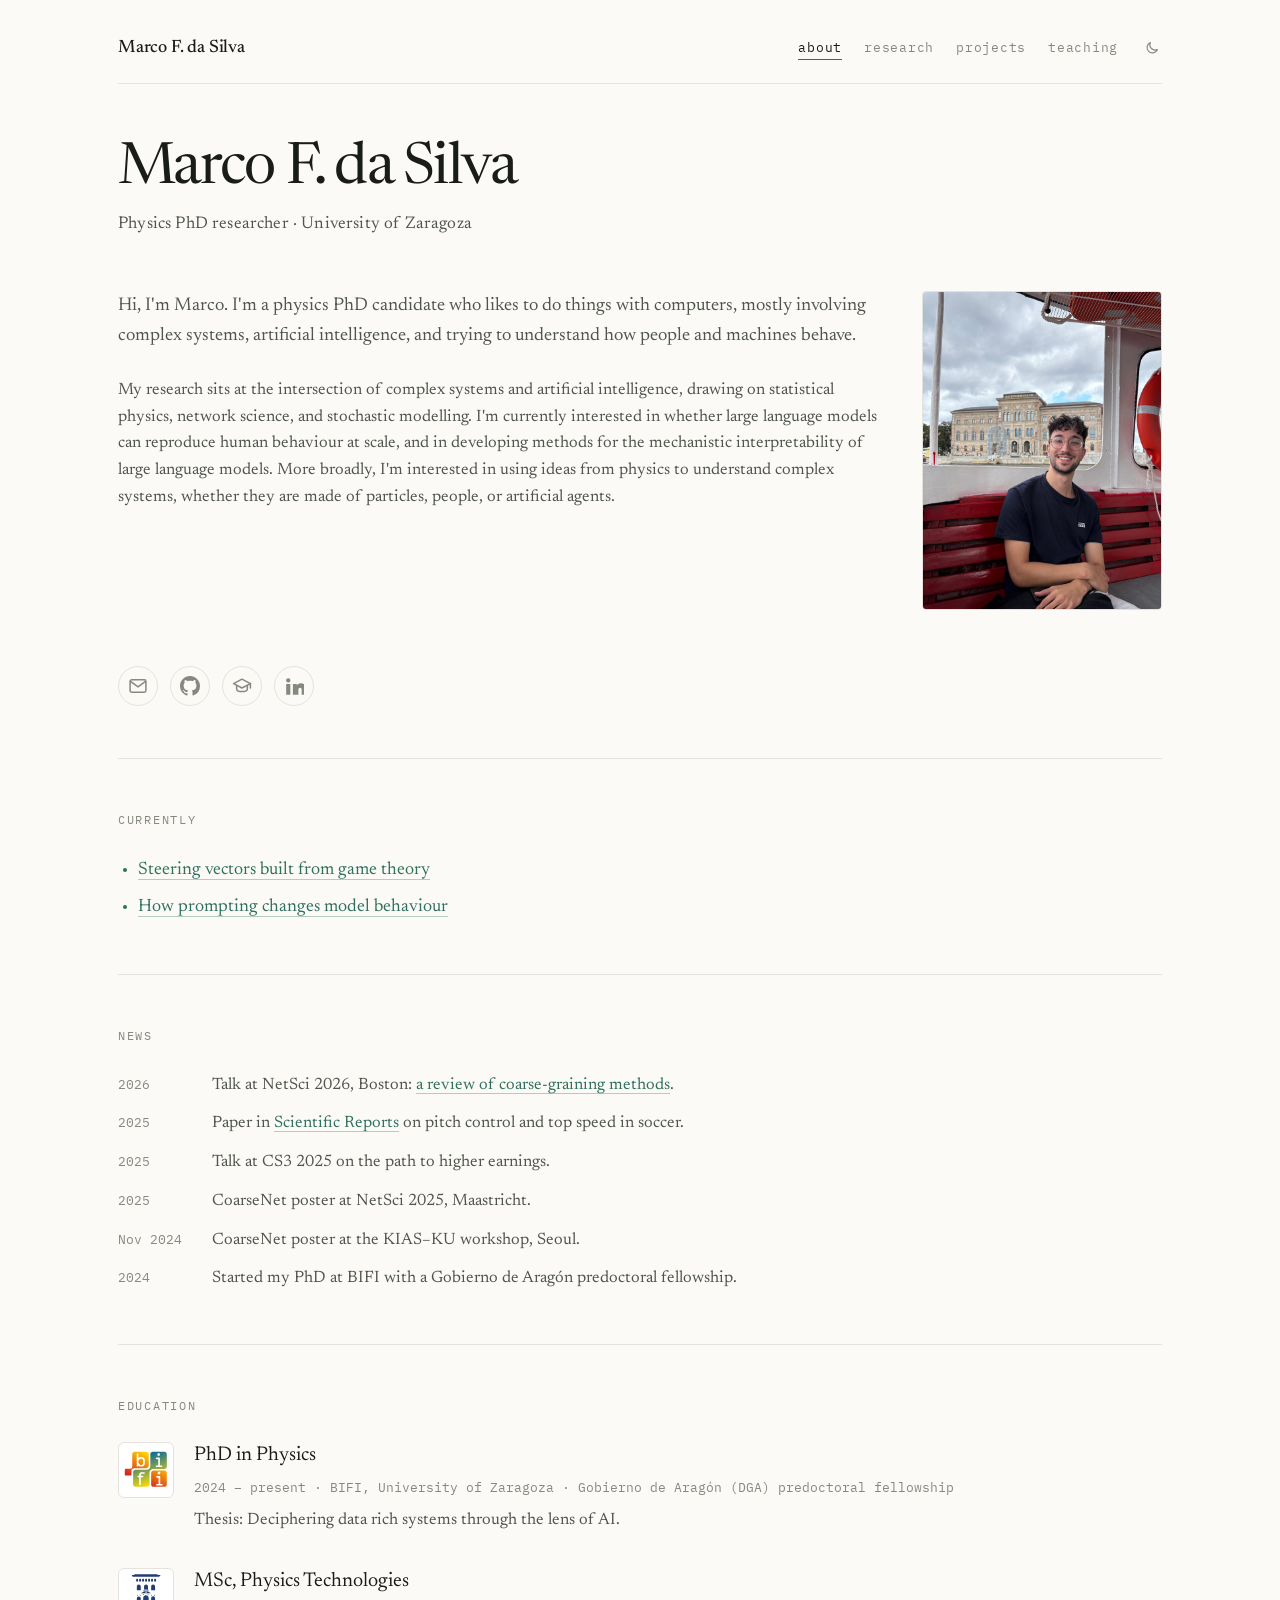
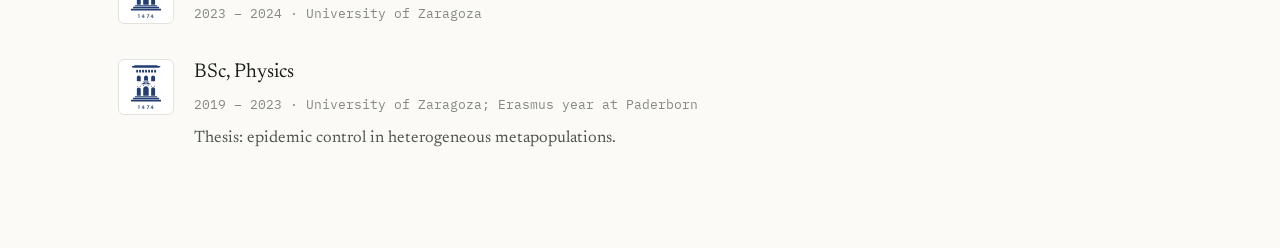
<file: index.html>
<!DOCTYPE html>
<html lang="en">
<head>
<meta charset="utf-8">
<meta name="viewport" content="width=device-width, initial-scale=1">
<title>Marco F. da Silva</title>
<link rel="stylesheet" href="https://fonts.googleapis.com/css2?family=Newsreader:ital,opsz,wght@0,6..72,300;0,6..72,400;0,6..72,500;1,6..72,300;1,6..72,400&family=IBM+Plex+Mono:wght@400;500&display=swap">
<link rel="stylesheet" href="assets/style.css?v=6">
<script>
  // Apply a saved light/dark choice before first paint; with none saved, the OS preference applies.
  try { const t = localStorage.getItem("theme"); if (t) document.documentElement.dataset.theme = t; } catch (e) {}
</script>
</head>
<body>
<div class="shell">
  <nav>
    <div class="wordmark">Marco F. da Silva</div>
    <div class="navlinks">
      <a href="index.html" aria-current="page">about</a>
      <a href="research.html">research</a>
      <a href="projects.html">projects</a>
      <a href="teaching.html">teaching</a>
      <button type="button" class="theme-toggle" aria-label="Toggle dark mode" title="Toggle dark mode"><svg class="moon" viewBox="0 0 24 24" width="16" height="16" aria-hidden="true" fill="none" stroke="currentColor" stroke-width="1.8" stroke-linecap="round" stroke-linejoin="round"><path d="M20 14.5A8 8 0 0 1 9.5 4a8 8 0 1 0 10.5 10.5z"/></svg><svg class="sun" viewBox="0 0 24 24" width="16" height="16" aria-hidden="true" fill="none" stroke="currentColor" stroke-width="1.8" stroke-linecap="round"><circle cx="12" cy="12" r="4"/><path d="M12 2.5v2M12 19.5v2M2.5 12h2M19.5 12h2M5.3 5.3l1.4 1.4M17.3 17.3l1.4 1.4M5.3 18.7l1.4-1.4M17.3 6.7l1.4-1.4"/></svg></button>
    </div>
  </nav>

  <section class="page" id="about">
    <div class="head">
      <h1 class="name">Marco F. da Silva</h1>
      <div class="role">Physics PhD researcher · University of Zaragoza</div>
    </div>
    <div class="intro">
      <div class="block">
        <p class="lede measure">Hi, I'm Marco. I'm a physics PhD candidate who likes to do things with computers, mostly involving complex systems, artificial intelligence, and trying to understand how people and machines behave.</p>
        <p class="body measure">My research sits at the intersection of complex systems and artificial intelligence, drawing on statistical physics, network science, and stochastic modelling. I'm currently interested in whether large language models can reproduce human behaviour at scale, and in developing methods for the mechanistic interpretability of large language models. More broadly, I'm interested in using ideas from physics to understand complex systems, whether they are made of particles, people, or artificial agents.</p>
      </div>
      <img class="portrait" src="assets/portrait.jpg" alt="Marco smiling on the deck of a boat in Stockholm, with the Nationalmuseum across the water behind him.">
    </div>
    <div class="contact">
      <a class="ic" href="mailto:markfds1228@gmail.com" title="Email" aria-label="Email"><svg viewBox="0 0 24 24" width="20" height="20" aria-hidden="true" fill="none" stroke="currentColor" stroke-width="1.8" stroke-linecap="round" stroke-linejoin="round"><rect x="2.5" y="4.5" width="19" height="15" rx="2"/><path d="m3 6.5 9 6.5 9-6.5"/></svg></a>
      <a class="ic" href="https://github.com/Markfds01" title="GitHub" aria-label="GitHub"><svg viewBox="0 0 16 16" width="20" height="20" aria-hidden="true"><path fill="currentColor" d="M8 0C3.58 0 0 3.58 0 8c0 3.54 2.29 6.53 5.47 7.59.4.07.55-.17.55-.38 0-.19-.01-.82-.01-1.49-2.01.37-2.53-.49-2.69-.94-.09-.23-.48-.94-.82-1.13-.28-.15-.68-.52-.01-.53.63-.01 1.08.58 1.23.82.72 1.21 1.87.87 2.33.66.07-.52.28-.87.51-1.07-1.78-.2-3.64-.89-3.64-3.95 0-.87.31-1.59.82-2.15-.08-.2-.36-1.02.08-2.12 0 0 .67-.21 2.2.82.64-.18 1.32-.27 2-.27s1.36.09 2 .27c1.53-1.04 2.2-.82 2.2-.82.44 1.1.16 1.92.08 2.12.51.56.82 1.27.82 2.15 0 3.07-1.87 3.75-3.65 3.95.29.25.54.73.54 1.48 0 1.07-.01 1.93-.01 2.2 0 .21.15.46.55.38A8.01 8.01 0 0 0 16 8c0-4.42-3.58-8-8-8z"/></svg></a>
      <a class="ic" href="https://scholar.google.es/citations?user=tlxpQOIAAAAJ" title="Google Scholar" aria-label="Google Scholar"><svg viewBox="0 0 24 24" width="20" height="20" aria-hidden="true" fill="none" stroke="currentColor" stroke-width="1.8" stroke-linecap="round" stroke-linejoin="round"><path d="M12 3.8 1.9 9.1 12 14.4l10.1-5.3L12 3.8z"/><path d="M5.6 11.4v4.1c0 1.7 2.9 3.1 6.4 3.1s6.4-1.4 6.4-3.1v-4.1"/><path d="M22.1 9.1v5.2"/></svg></a>
      <a class="ic" href="https://www.linkedin.com/in/marco-fern%C3%A1ndez-da-silva/" title="LinkedIn" aria-label="LinkedIn"><svg viewBox="0 0 16 16" width="20" height="20" aria-hidden="true"><path fill="currentColor" d="M3.4 1.7a1.75 1.75 0 1 1 0 3.5 1.75 1.75 0 0 1 0-3.5zM1.75 6.4h3.3V15h-3.3V6.4zm5.35 0h3.17v1.17h.05c.44-.83 1.52-1.71 3.13-1.71 3.35 0 3.97 2.2 3.97 5.06V15h-3.3v-3.62c0-.86-.02-1.97-1.2-1.97-1.2 0-1.39.94-1.39 1.91V15H7.1V6.4z"/></svg></a>
    </div>
    <div class="rule"></div>
    <div class="block">
      <div class="eyebrow">Currently</div>
      <ul class="now measure">
        <li><a href="research.html#steering">Steering vectors built from game theory</a></li>
        <li><a href="research.html#prompting">How prompting changes model behaviour</a></li>
      </ul>
    </div>
    <div class="rule"></div>
    <div class="block">
      <div class="eyebrow">News</div>
      <ul class="news">
        <li><span class="when">2026</span><span>Talk at NetSci 2026, Boston: <a href="research.html#talks">a review of coarse-graining methods</a>.</span></li>
        <li><span class="when">2025</span><span>Paper in <a href="https://doi.org/10.1038/s41598-025-22778-6">Scientific Reports</a> on pitch control and top speed in soccer.</span></li>
        <li><span class="when">2025</span><span>Talk at CS3 2025 on the path to higher earnings.</span></li>
        <li><span class="when">2025</span><span>CoarseNet poster at NetSci 2025, Maastricht.</span></li>
        <li><span class="when">Nov 2024</span><span>CoarseNet poster at the KIAS–KU workshop, Seoul.</span></li>
        <li><span class="when">2024</span><span>Started my PhD at BIFI with a Gobierno de Aragón predoctoral fellowship.</span></li>
      </ul>
    </div>
    <div class="rule"></div>
    <div class="block">
      <div class="eyebrow">Education</div>
      <div class="items">
        <div class="item edu">
          <div class="badge"><img src="assets/logo-bifi.svg" alt=""></div>
          <div class="col">
            <h3>PhD in Physics</h3>
            <p class="meta">2024 – present · BIFI, University of Zaragoza · Gobierno de Aragón (DGA) predoctoral fellowship</p>
            <p class="body measure">Thesis: Deciphering data rich systems through the lens of AI.</p>
          </div>
        </div>
        <div class="item edu">
          <div class="badge"><img src="assets/logo-unizar.svg" alt=""></div>
          <div class="col">
            <h3>MSc, Physics Technologies</h3>
            <p class="meta">2023 – 2024 · University of Zaragoza</p>
          </div>
        </div>
        <div class="item edu">
          <div class="badge"><img src="assets/logo-unizar.svg" alt=""></div>
          <div class="col">
            <h3>BSc, Physics</h3>
            <p class="meta">2019 – 2023 · University of Zaragoza; Erasmus year at Paderborn</p>
            <p class="body measure">Thesis: epidemic control in heterogeneous metapopulations.</p>
          </div>
        </div>
      </div>
    </div>
  </section>
</div>
<script>
  document.querySelector(".theme-toggle").addEventListener("click", () => {
    const root = document.documentElement;
    const dark = root.dataset.theme ? root.dataset.theme === "dark" : matchMedia("(prefers-color-scheme: dark)").matches;
    root.dataset.theme = dark ? "light" : "dark";
    try { localStorage.setItem("theme", root.dataset.theme); } catch (e) {}
  });
</script>
</body>
</html>
</file>
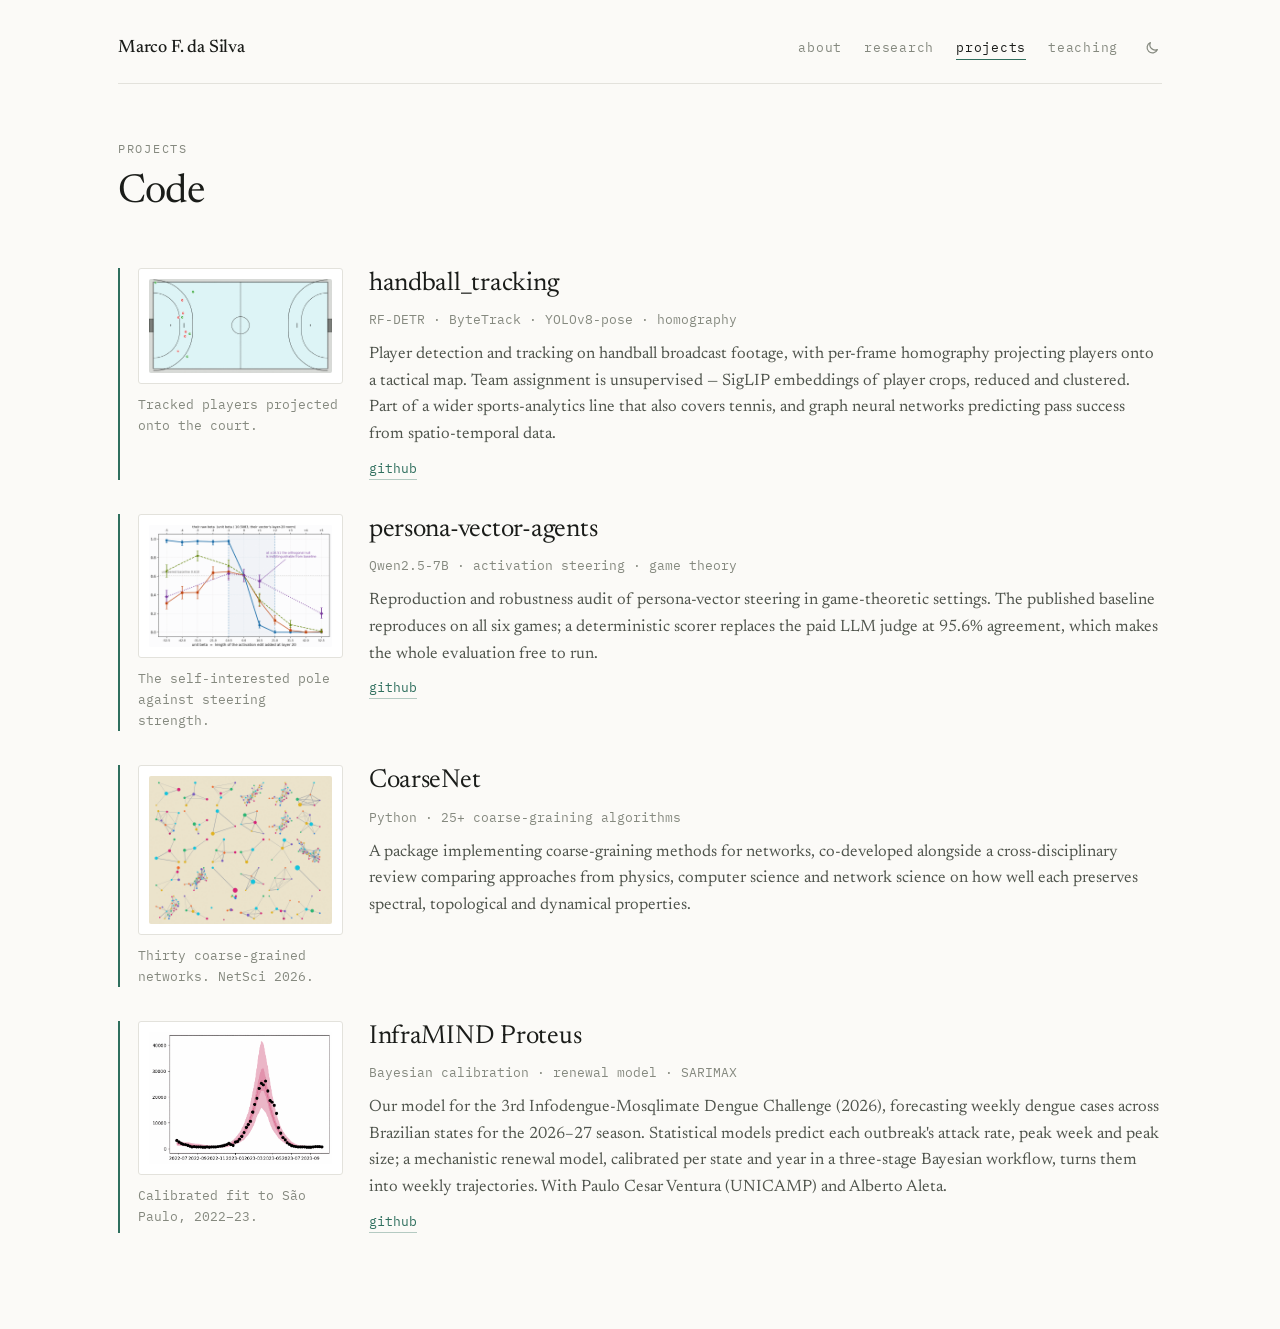
<file: projects.html>
<!DOCTYPE html>
<html lang="en">
<head>
<meta charset="utf-8">
<meta name="viewport" content="width=device-width, initial-scale=1">
<title>Projects — Marco F. da Silva</title>
<link rel="stylesheet" href="https://fonts.googleapis.com/css2?family=Newsreader:ital,opsz,wght@0,6..72,300;0,6..72,400;0,6..72,500;1,6..72,300;1,6..72,400&family=IBM+Plex+Mono:wght@400;500&display=swap">
<link rel="stylesheet" href="assets/style.css?v=6">
<script>
  // Apply a saved light/dark choice before first paint; with none saved, the OS preference applies.
  try { const t = localStorage.getItem("theme"); if (t) document.documentElement.dataset.theme = t; } catch (e) {}
</script>
</head>
<body>
<div class="shell">
  <nav>
    <div class="wordmark">Marco F. da Silva</div>
    <div class="navlinks">
      <a href="index.html">about</a>
      <a href="research.html">research</a>
      <a href="projects.html" aria-current="page">projects</a>
      <a href="teaching.html">teaching</a>
      <button type="button" class="theme-toggle" aria-label="Toggle dark mode" title="Toggle dark mode"><svg class="moon" viewBox="0 0 24 24" width="16" height="16" aria-hidden="true" fill="none" stroke="currentColor" stroke-width="1.8" stroke-linecap="round" stroke-linejoin="round"><path d="M20 14.5A8 8 0 0 1 9.5 4a8 8 0 1 0 10.5 10.5z"/></svg><svg class="sun" viewBox="0 0 24 24" width="16" height="16" aria-hidden="true" fill="none" stroke="currentColor" stroke-width="1.8" stroke-linecap="round"><circle cx="12" cy="12" r="4"/><path d="M12 2.5v2M12 19.5v2M2.5 12h2M19.5 12h2M5.3 5.3l1.4 1.4M17.3 17.3l1.4 1.4M5.3 18.7l1.4-1.4M17.3 6.7l1.4-1.4"/></svg></button>
    </div>
  </nav>

  <section class="page" id="projects">
    <div class="head">
      <div class="eyebrow">Projects</div>
      <h1 class="measure">Code</h1>
    </div>
    <div class="items">
      <div class="item rail">
        <div class="row aside">
          <div class="col">
            <div class="plate"><img src="assets/handball-tracking.png" alt="A handball court seen from above, with red and green markers for the two teams' players clustered around one goal area."></div>
            <div class="venue">Tracked players projected onto the court.</div>
          </div>
          <div class="col">
            <h2>handball_tracking</h2>
            <p class="meta">RF-DETR &middot; ByteTrack &middot; YOLOv8-pose &middot; homography</p>
            <p class="body measure">Player detection and tracking on handball broadcast footage, with per-frame homography projecting players onto a tactical map. Team assignment is unsupervised &mdash; SigLIP embeddings of player crops, reduced and clustered. Part of a wider sports-analytics line that also covers tennis, and graph neural networks predicting pass success from spatio-temporal data.</p>
            <div class="links"><a href="https://github.com/Markfds01/handball_tracking">github</a></div>
          </div>
        </div>
      </div>
      <div class="item rail">
        <div class="row aside">
          <div class="col">
            <div class="plate"><img src="assets/persona-vector-steering.png" alt="Four curves of the probability of the self-interested pole against the size of the activation edit, with error bars and a shaded responsive range."></div>
            <div class="venue">The self-interested pole against steering strength.</div>
          </div>
          <div class="col">
            <h2>persona-vector-agents</h2>
            <p class="meta">Qwen2.5-7B &middot; activation steering &middot; game theory</p>
            <p class="body measure">Reproduction and robustness audit of persona-vector steering in game-theoretic settings. The published baseline reproduces on all six games; a deterministic scorer replaces the paid LLM judge at 95.6% agreement, which makes the whole evaluation free to run.</p>
            <div class="links"><a href="https://github.com/Markfds01/persona-vector-agents">github</a></div>
          </div>
        </div>
      </div>
      <div class="item rail">
        <div class="row aside">
          <div class="col">
            <div class="plate"><img src="assets/coarsenet-panel.png" alt="A grid of thirty small coarse-grained networks, each with coloured nodes sized by weight joined by grey edges of varying thickness."></div>
            <div class="venue">Thirty coarse-grained networks. NetSci 2026.</div>
          </div>
          <div class="col">
            <h2>CoarseNet</h2>
            <p class="meta">Python &middot; 25+ coarse-graining algorithms</p>
            <p class="body measure">A package implementing coarse-graining methods for networks, co-developed alongside a cross-disciplinary review comparing approaches from physics, computer science and network science on how well each preserves spectral, topological and dynamical properties.</p>
          </div>
        </div>
      </div>
      <div class="item rail">
        <div class="row aside">
          <div class="col">
            <div class="plate"><img src="assets/inframind-sp-fit.png" alt="Weekly dengue cases in São Paulo over the 2022–23 season as black dots, rising to a peak of about 26,000, tracked by the model's median and shaded uncertainty bands."></div>
            <div class="venue">Calibrated fit to São Paulo, 2022–23.</div>
          </div>
          <div class="col">
            <h2>InfraMIND Proteus</h2>
            <p class="meta">Bayesian calibration &middot; renewal model &middot; SARIMAX</p>
            <p class="body measure">Our model for the 3rd Infodengue-Mosqlimate Dengue Challenge (2026), forecasting weekly dengue cases across Brazilian states for the 2026&ndash;27 season. Statistical models predict each outbreak's attack rate, peak week and peak size; a mechanistic renewal model, calibrated per state and year in a three-stage Bayesian workflow, turns them into weekly trajectories. With Paulo Cesar Ventura (UNICAMP) and Alberto Aleta.</p>
            <div class="links"><a href="https://github.com/InfraMIND-models/3rd_imdc_ifgw_inframind-proteus">github</a></div>
          </div>
        </div>
      </div>
    </div>
  </section>
</div>
<script>
  document.querySelector(".theme-toggle").addEventListener("click", () => {
    const root = document.documentElement;
    const dark = root.dataset.theme ? root.dataset.theme === "dark" : matchMedia("(prefers-color-scheme: dark)").matches;
    root.dataset.theme = dark ? "light" : "dark";
    try { localStorage.setItem("theme", root.dataset.theme); } catch (e) {}
  });
</script>
</body>
</html>
</file>
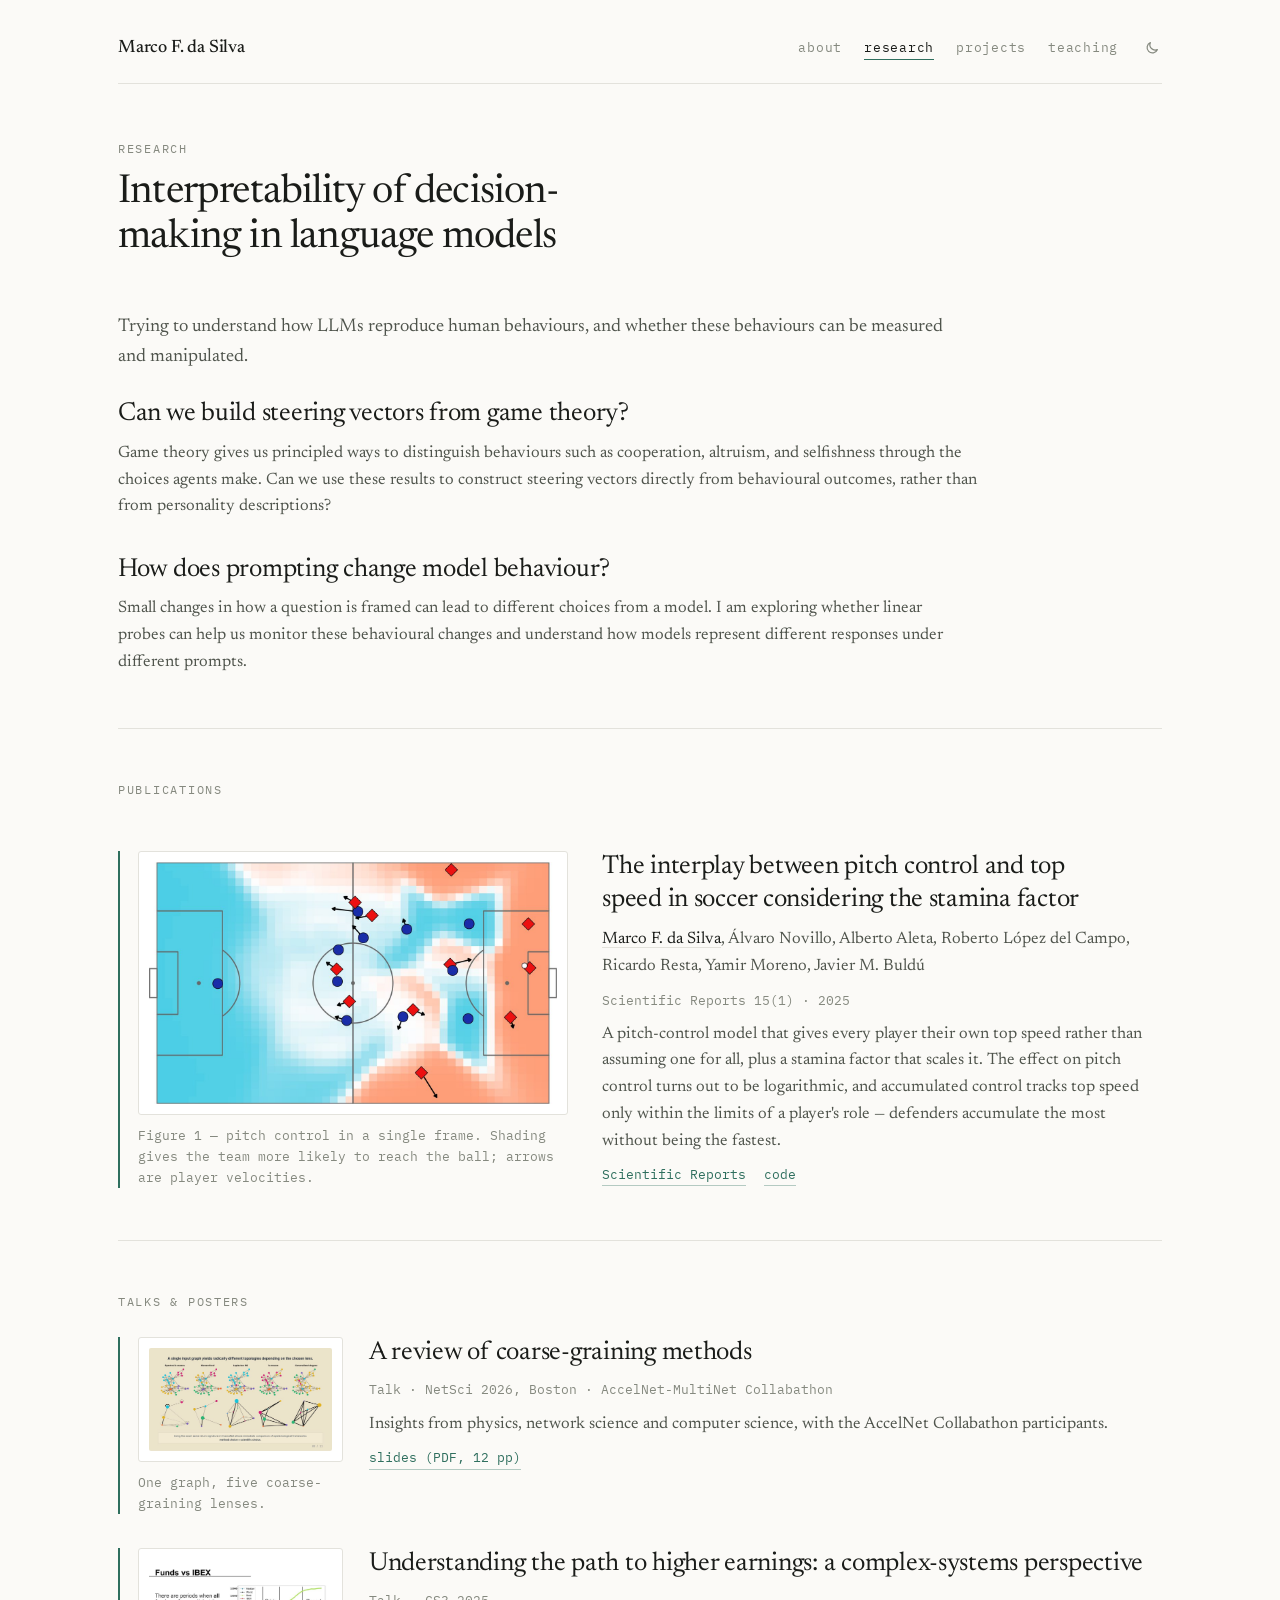
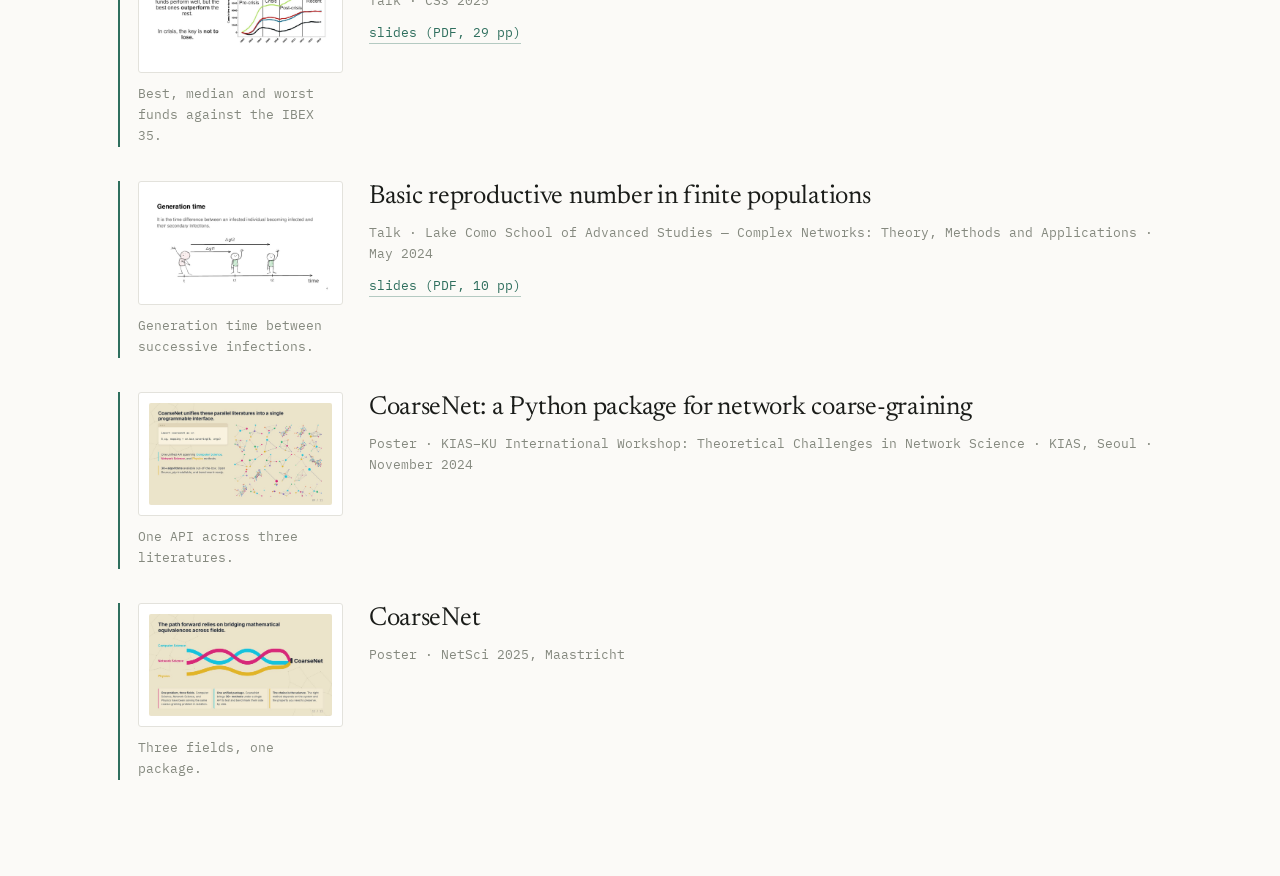
<file: research.html>
<!DOCTYPE html>
<html lang="en">
<head>
<meta charset="utf-8">
<meta name="viewport" content="width=device-width, initial-scale=1">
<title>Research — Marco F. da Silva</title>
<link rel="stylesheet" href="https://fonts.googleapis.com/css2?family=Newsreader:ital,opsz,wght@0,6..72,300;0,6..72,400;0,6..72,500;1,6..72,300;1,6..72,400&family=IBM+Plex+Mono:wght@400;500&display=swap">
<link rel="stylesheet" href="assets/style.css?v=6">
<script>
  // Apply a saved light/dark choice before first paint; with none saved, the OS preference applies.
  try { const t = localStorage.getItem("theme"); if (t) document.documentElement.dataset.theme = t; } catch (e) {}
</script>
</head>
<body>
<div class="shell">
  <nav>
    <div class="wordmark">Marco F. da Silva</div>
    <div class="navlinks">
      <a href="index.html">about</a>
      <a href="research.html" aria-current="page">research</a>
      <a href="projects.html">projects</a>
      <a href="teaching.html">teaching</a>
      <button type="button" class="theme-toggle" aria-label="Toggle dark mode" title="Toggle dark mode"><svg class="moon" viewBox="0 0 24 24" width="16" height="16" aria-hidden="true" fill="none" stroke="currentColor" stroke-width="1.8" stroke-linecap="round" stroke-linejoin="round"><path d="M20 14.5A8 8 0 0 1 9.5 4a8 8 0 1 0 10.5 10.5z"/></svg><svg class="sun" viewBox="0 0 24 24" width="16" height="16" aria-hidden="true" fill="none" stroke="currentColor" stroke-width="1.8" stroke-linecap="round"><circle cx="12" cy="12" r="4"/><path d="M12 2.5v2M12 19.5v2M2.5 12h2M19.5 12h2M5.3 5.3l1.4 1.4M17.3 17.3l1.4 1.4M5.3 18.7l1.4-1.4M17.3 6.7l1.4-1.4"/></svg></button>
    </div>
  </nav>

  <section class="page" id="research">
    <div class="head">
      <div class="eyebrow">Research</div>
      <h1 class="measure">Interpretability of decision-making in language models</h1>
    </div>
    <div class="block">
      <p class="lede measure">Trying to understand how LLMs reproduce human behaviours, and whether these behaviours can be measured and manipulated.</p>
      <div class="items">
        <div class="item" id="steering">
          <h2>Can we build steering vectors from game theory?</h2>
          <p class="body measure">Game theory gives us principled ways to distinguish behaviours such as cooperation, altruism, and selfishness through the choices agents make. Can we use these results to construct steering vectors directly from behavioural outcomes, rather than from personality descriptions?</p>
        </div>
        <div class="item" id="prompting">
          <h2>How does prompting change model behaviour?</h2>
          <p class="body measure">Small changes in how a question is framed can lead to different choices from a model. I am exploring whether linear probes can help us monitor these behavioural changes and understand how models represent different responses under different prompts.</p>
        </div>
      </div>
    </div>
    <div class="rule"></div>
    <div class="eyebrow">Publications</div>
    <div class="pub">
      <div class="row">
        <div class="col">
          <div class="plate"><img src="assets/pitch-control.jpg" alt="Pitch control across one frame of a match: the pitch shaded blue or red by which team would most likely reach the ball, with player markers and velocity arrows."></div>
          <div class="venue">Figure 1 — pitch control in a single frame. Shading gives the team more likely to reach the ball; arrows are player velocities.</div>
        </div>
        <div class="col">
      <h2>The interplay between pitch control and top speed in soccer considering the stamina factor</h2>
      <p class="authors"><em>Marco F. da Silva</em>, Álvaro Novillo, Alberto Aleta, Roberto López del Campo, Ricardo Resta, Yamir Moreno, Javier M. Buldú</p>
      <p class="venue">Scientific Reports 15(1) · 2025</p>
      <p class="body measure">A pitch-control model that gives every player their own top speed rather than assuming one for all, plus a stamina factor that scales it. The effect on pitch control turns out to be logarithmic, and accumulated control tracks top speed only within the limits of a player's role — defenders accumulate the most without being the fastest.</p>
      <div class="links">
        <a href="https://doi.org/10.1038/s41598-025-22778-6">Scientific Reports</a>
        <a href="https://github.com/Markfds01/Tracking_laliga">code</a>
      </div>
</div>
      </div>
    </div>
    <div class="rule"></div>
    <div class="block" id="talks">
      <div class="eyebrow">Talks &amp; posters</div>
      <div class="items">
        <div class="item rail">
          <div class="row aside">
            <div class="col">
              <div class="plate"><img src="assets/talk-coarse-graining-lenses.jpg" alt="One input network coarse-grained by five methods — spectral k-means, hierarchical, Laplacian RG, k-means and generalized degree — giving five visibly different reduced graphs."></div>
              <div class="venue">One graph, five coarse-graining lenses.</div>
            </div>
            <div class="col">
              <h2>A review of coarse-graining methods</h2>
              <p class="meta">Talk · NetSci 2026, Boston · AccelNet-MultiNet Collabathon</p>
              <p class="body measure">Insights from physics, network science and computer science, with the AccelNet Collabathon participants.</p>
              <div class="links"><a href="291.pdf">slides (PDF, 12 pp)</a></div>
            </div>
          </div>
        </div>
        <div class="item rail">
          <div class="row aside">
            <div class="col">
              <div class="plate"><img src="assets/talk-earnings-regimes.jpg" alt="Cumulative returns of the median, worst and best Spanish active funds against the IBEX 35 from 2000 to 2018, split into pre-crisis, crisis, post-crisis and recent periods."></div>
              <div class="venue">Best, median and worst funds against the IBEX 35.</div>
            </div>
            <div class="col">
              <h2>Understanding the path to higher earnings: a complex-systems perspective</h2>
              <p class="meta">Talk · CS3 2025</p>
              <div class="links"><a href="cs3.pdf">slides (PDF, 29 pp)</a></div>
            </div>
          </div>
        </div>
        <div class="item rail">
          <div class="row aside">
            <div class="col">
              <div class="plate"><img src="assets/talk-generation-time.jpg" alt="Hand-drawn sketch of one infected person passing the infection to two others at later times, with the generation-time intervals marked along a time axis."></div>
              <div class="venue">Generation time between successive infections.</div>
            </div>
            <div class="col">
              <h2>Basic reproductive number in finite populations</h2>
              <p class="meta">Talk · Lake Como School of Advanced Studies — Complex Networks: Theory, Methods and Applications · May 2024</p>
              <div class="links"><a href="FernandezdaSilva_Marco.pdf">slides (PDF, 10 pp)</a></div>
            </div>
          </div>
        </div>
        <div class="item rail">
          <div class="row aside">
            <div class="col">
              <div class="plate"><img src="assets/poster-coarsenet-api.jpg" alt="A CoarseNet code snippet calling a box-covering method beside a grid of small coarse-grained networks."></div>
              <div class="venue">One API across three literatures.</div>
            </div>
            <div class="col">
              <h2>CoarseNet: a Python package for network coarse-graining</h2>
              <p class="meta">Poster · KIAS–KU International Workshop: Theoretical Challenges in Network Science · KIAS, Seoul · November 2024</p>
            </div>
          </div>
        </div>
        <div class="item rail">
          <div class="row aside">
            <div class="col">
              <div class="plate"><img src="assets/poster-coarsenet-fields.jpg" alt="Three coloured strands labelled computer science, network science and physics braiding together into a single strand labelled CoarseNet."></div>
              <div class="venue">Three fields, one package.</div>
            </div>
            <div class="col">
              <h2>CoarseNet</h2>
              <p class="meta">Poster · NetSci 2025, Maastricht</p>
            </div>
          </div>
        </div>
      </div>
    </div>
  </section>
</div>
<script>
  document.querySelector(".theme-toggle").addEventListener("click", () => {
    const root = document.documentElement;
    const dark = root.dataset.theme ? root.dataset.theme === "dark" : matchMedia("(prefers-color-scheme: dark)").matches;
    root.dataset.theme = dark ? "light" : "dark";
    try { localStorage.setItem("theme", root.dataset.theme); } catch (e) {}
  });
</script>
</body>
</html>
</file>
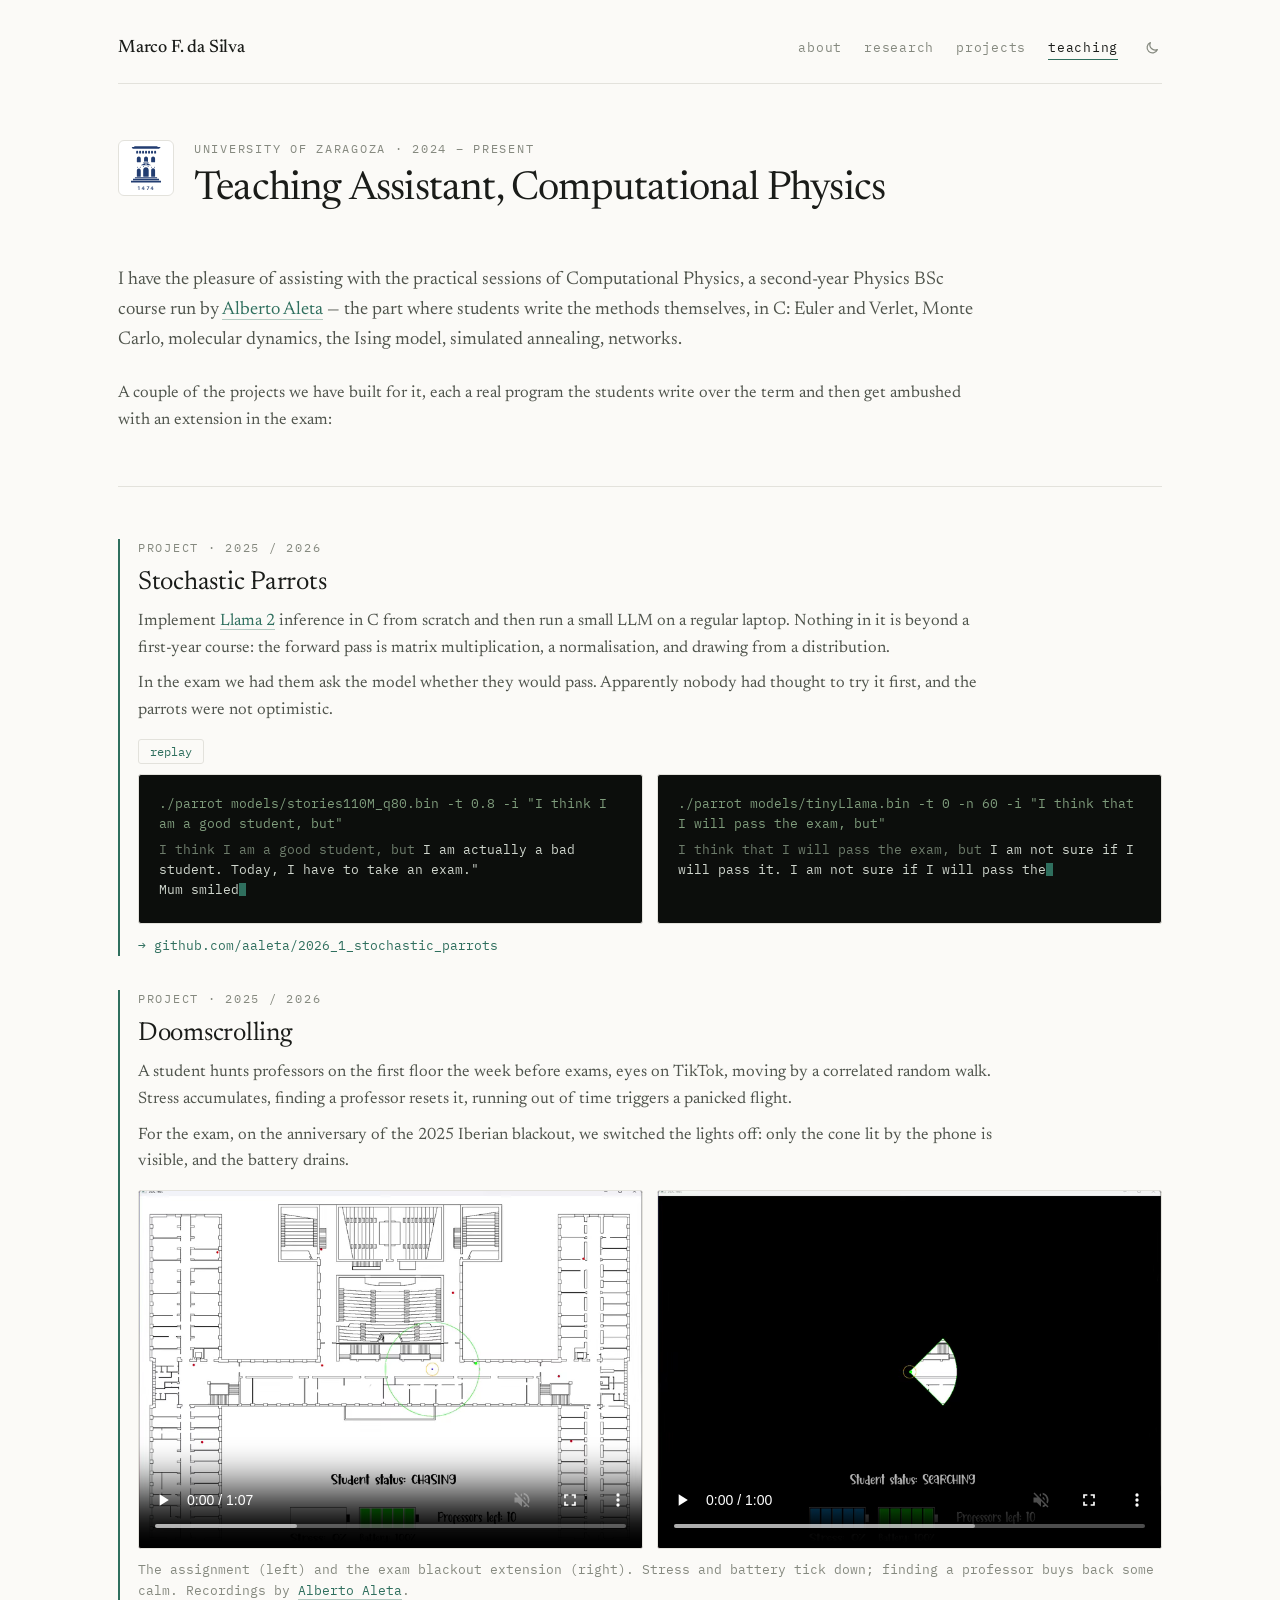
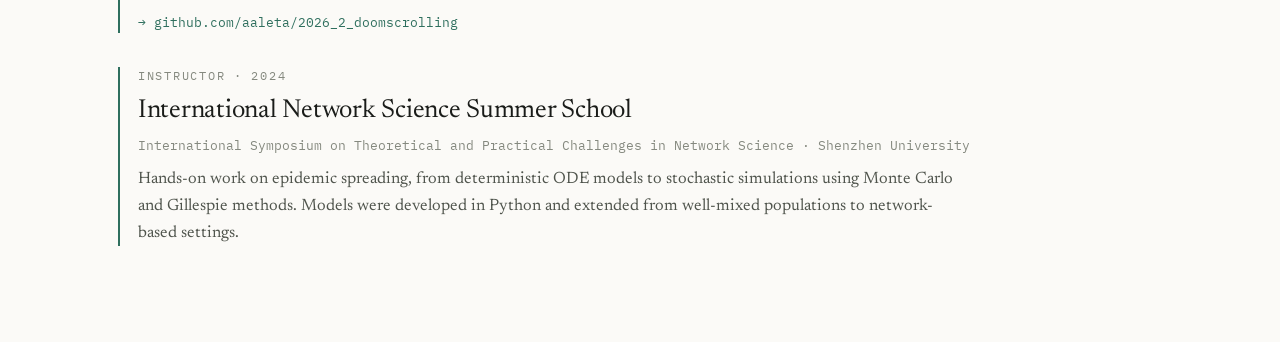
<file: teaching.html>
<!DOCTYPE html>
<html lang="en">
<head>
<meta charset="utf-8">
<meta name="viewport" content="width=device-width, initial-scale=1">
<title>Teaching — Marco F. da Silva</title>
<link rel="stylesheet" href="https://fonts.googleapis.com/css2?family=Newsreader:ital,opsz,wght@0,6..72,300;0,6..72,400;0,6..72,500;1,6..72,300;1,6..72,400&family=IBM+Plex+Mono:wght@400;500&display=swap">
<link rel="stylesheet" href="assets/style.css?v=6">
<script>
  // Apply a saved light/dark choice before first paint; with none saved, the OS preference applies.
  try { const t = localStorage.getItem("theme"); if (t) document.documentElement.dataset.theme = t; } catch (e) {}
</script>
</head>
<body>
<div class="shell">
  <nav>
    <div class="wordmark">Marco F. da Silva</div>
    <div class="navlinks">
      <a href="index.html">about</a>
      <a href="research.html">research</a>
      <a href="projects.html">projects</a>
      <a href="teaching.html" aria-current="page">teaching</a>
      <button type="button" class="theme-toggle" aria-label="Toggle dark mode" title="Toggle dark mode"><svg class="moon" viewBox="0 0 24 24" width="16" height="16" aria-hidden="true" fill="none" stroke="currentColor" stroke-width="1.8" stroke-linecap="round" stroke-linejoin="round"><path d="M20 14.5A8 8 0 0 1 9.5 4a8 8 0 1 0 10.5 10.5z"/></svg><svg class="sun" viewBox="0 0 24 24" width="16" height="16" aria-hidden="true" fill="none" stroke="currentColor" stroke-width="1.8" stroke-linecap="round"><circle cx="12" cy="12" r="4"/><path d="M12 2.5v2M12 19.5v2M2.5 12h2M19.5 12h2M5.3 5.3l1.4 1.4M17.3 17.3l1.4 1.4M5.3 18.7l1.4-1.4M17.3 6.7l1.4-1.4"/></svg></button>
    </div>
  </nav>

  <section class="page" id="teaching">
    <div class="head edu">
      <div class="badge"><img src="assets/logo-unizar.svg" alt=""></div>
      <div class="col">
        <div class="eyebrow">University of Zaragoza · 2024 – present</div>
        <h1 class="measure">Teaching Assistant, Computational Physics</h1>
      </div>
    </div>
    <div class="block">
      <p class="lede measure">I have the pleasure of assisting with the practical sessions of Computational Physics, a second-year Physics BSc course run by <a href="https://aaleta.github.io/teaching/">Alberto Aleta</a> — the part where students write the methods themselves, in C: Euler and Verlet, Monte Carlo, molecular dynamics, the Ising model, simulated annealing, networks.</p>
      <p class="body measure">A couple of the projects we have built for it, each a real program the students write over the term and then get ambushed with an extension in the exam:</p>
    </div>
    <div class="rule"></div>
    <div class="items">
      <div class="item rail">
        <div class="eyebrow">Project · 2025 / 2026</div>
        <h2>Stochastic Parrots</h2>
        <p class="body measure">Implement <a href="https://github.com/karpathy/llama2.c">Llama 2</a> inference in C from scratch and then run a small LLM on a regular laptop. Nothing in it is beyond a first-year course: the forward pass is matrix multiplication, a normalisation, and drawing from a distribution.</p>
        <p class="body measure">In the exam we had them ask the model whether they would pass. Apparently nobody had thought to try it first, and the parrots were not optimistic.</p>
        <div class="media">
          <div class="termbar">
            <button type="button" id="replay">replay</button>
          </div>
          <div class="termgrid">
            <div class="termcol">
              <div class="term" id="term-ts" aria-live="polite"><noscript>Replay requires JavaScript. It runs ./parrot models/stories110M_q80.bin -t 0.8 -i "I think I am a good student, but"; achieved tok/s: 451.2.</noscript></div>
            </div>
            <div class="termcol">
              <div class="term" id="term-tl" aria-live="polite"><noscript>Replay requires JavaScript. It runs ./parrot models/tinyLlama.bin -t 0 -n 60 -i "I think that I will pass the exam, but"; achieved tok/s: 50.5.</noscript></div>
            </div>
          </div>
        </div>
        <div class="links repo"><a href="https://github.com/aaleta/2026_1_stochastic_parrots">&rarr;&nbsp;github.com/aaleta/2026_1_stochastic_parrots</a></div>
      </div>
      <div class="item rail">
        <div class="eyebrow">Project · 2025 / 2026</div>
        <h2>Doomscrolling</h2>
        <p class="body measure">A student hunts professors on the first floor the week before exams, eyes on TikTok, moving by a correlated random walk. Stress accumulates, finding a professor resets it, running out of time triggers a panicked flight.</p>
        <p class="body measure">For the exam, on the anniversary of the 2025 Iberian blackout, we switched the lights off: only the cone lit by the phone is visible, and the battery drains.</p>
        <div class="media">
          <div class="vidgrid">
            <video controls muted playsinline preload="metadata" aria-label="The assignment: a student moving by a correlated random walk through the faculty."><source src="assets/doomscrolling-assignment.webm" type="video/webm"><p>Your browser can't play this WebM video. <a href="assets/doomscrolling-assignment.webm">Download the video</a>.</p></video>
            <video controls muted playsinline preload="metadata" aria-label="The exam extension: the lights are off and only the phone-lit cone is visible."><source src="assets/doomscrolling-exam.webm" type="video/webm"><p>Your browser can't play this WebM video. <a href="assets/doomscrolling-exam.webm">Download the video</a>.</p></video>
          </div>
          <div class="venue">The assignment (left) and the exam blackout extension (right). Stress and battery tick down; finding a professor buys back some calm. Recordings by <a href="https://aaleta.github.io/teaching/">Alberto Aleta</a>.</div>
        </div>
        <div class="links repo"><a href="https://github.com/aaleta/2026_2_doomscrolling">&rarr;&nbsp;github.com/aaleta/2026_2_doomscrolling</a></div>
      </div>
      <div class="item rail">
        <div class="eyebrow">Instructor · 2024</div>
        <h2>International Network Science Summer School</h2>
        <p class="meta">International Symposium on Theoretical and Practical Challenges in Network Science · Shenzhen University</p>
        <p class="body measure">Hands-on work on epidemic spreading, from deterministic ODE models to stochastic simulations using Monte Carlo and Gillespie methods. Models were developed in Python and extended from well-mixed populations to network-based settings.</p>
      </div>
    </div>
  </section>
</div>

<script>
  // Token streams for the two terminal replays. Kept inline (not fetched from JSON) so this
  // page works over file:// with no server, and because the data is only used here.
  const CMD = {
    "term-ts": ['./parrot models/stories110M_q80.bin -t 0.8 -i "I think I am a good student, but"', 'achieved tok/s: 451.2'],
    "term-tl": ['./parrot models/tinyLlama.bin -t 0 -n 60 -i "I think that I will pass the exam, but"', 'achieved tok/s: 50.5']
  };
  const RUNS = [
    { el: "term-ts", tokens: ["I", " think", " I", " am", " a", " good", " student", ",", " but", " I", " am", " actually", " a", " bad", " student", ".", " Today", ",", " I", " have", " to", " take", " an", " exam", ".\"", "\n", "M", "um", " smiled", ".", " \"", "Don", "'", "t", " worry", " sweet", "ie", ",", " you", " will", " do", " great", " on", " the", " exam", ".", " Just", " focus", " and", " try", " your", " best", ".\""], prompt_n: 9 },
    { el: "term-tl", tokens: ["I", " think", " that", " I", " will", " pass", " the", " exam", ",", " but", " I", " am", " not", " sure", " if", " I", " will", " pass", " it", ".", " I", " am", " not", " sure", " if", " I", " will", " pass", " the", " exam", ".", " I", " am", " not", " sure", " if", " I", " will", " pass", " the", " exam", ".", " I", " am", " not", " sure", " if", " I", " will", " pass", " the", " exam", ".", " I", " am", " not", " sure", " if", " I", " will"], prompt_n: 10 }
  ];
  let timers = [];
  function play() {
    timers.forEach(clearTimeout); timers = [];
    const reduce = window.matchMedia("(prefers-reduced-motion: reduce)").matches;
    RUNS.forEach((run) => {
      const term = document.getElementById(run.el);
      if (!term) return;
      term.textContent = "";
      const cmd = document.createElement("span"); cmd.className = "cmd"; cmd.textContent = CMD[run.el][0]; term.appendChild(cmd);
      const rate = document.createElement("span"); rate.className = "rate"; rate.textContent = CMD[run.el][1];
      if (reduce) { term.appendChild(document.createTextNode(run.tokens.join(""))); term.appendChild(rate); return; }
      const pre = document.createElement("span"); pre.className = "pt"; term.appendChild(pre);
      const body = document.createElement("span"); term.appendChild(body);
      const caret = document.createElement("span"); caret.className = "cursor"; term.appendChild(caret);
      let i = 0;
      (function step() {
        if (i >= run.tokens.length) { caret.remove(); term.appendChild(rate); return; }
        (i < run.prompt_n ? pre : body).textContent += run.tokens[i];
        i += 1;
        timers.push(setTimeout(step, 46));
      })();
    });
  }
  document.getElementById("replay").addEventListener("click", play);
  play();
</script>
<script>
  document.querySelector(".theme-toggle").addEventListener("click", () => {
    const root = document.documentElement;
    const dark = root.dataset.theme ? root.dataset.theme === "dark" : matchMedia("(prefers-color-scheme: dark)").matches;
    root.dataset.theme = dark ? "light" : "dark";
    try { localStorage.setItem("theme", root.dataset.theme); } catch (e) {}
  });
</script>
</body>
</html>
</file>
<file: assets/style.css>
:root {
  --ground: #fbfaf7;
  --panel: #ffffff;
  --rule: #e3e2dc;
  --ink: #1a1c19;
  --soft: #4f544c;
  --faint: #85897f;
  --accent: #2f6f5e;
  --accent-soft: #dcebe5;
}
@media (prefers-color-scheme: dark) {
  :root:not([data-theme="light"]) {
    --ground: #121412;
    --panel: #181b18;
    --rule: #272b26;
    --ink: #eae8e1;
    --soft: #a5aa9f;
    --faint: #6e7369;
    --accent: #86bda9;
    --accent-soft: #1c2622;
  }
}
:root[data-theme="dark"] {
  --ground: #121412;
  --panel: #181b18;
  --rule: #272b26;
  --ink: #eae8e1;
  --soft: #a5aa9f;
  --faint: #6e7369;
  --accent: #86bda9;
  --accent-soft: #1c2622;
}

* { box-sizing: border-box; }
body {
  margin: 0;
  background: var(--ground);
  color: var(--ink);
  font-family: Newsreader, Georgia, "Times New Roman", serif;
  font-size: 16.5px;
  line-height: 1.62;
}
a { color: var(--accent); text-decoration: none; border-bottom: 1px solid color-mix(in oklab, var(--accent) 35%, transparent); }
a:hover { border-bottom-color: var(--accent); }
a:focus-visible { outline: 2px solid var(--accent); outline-offset: 3px; border-radius: 2px; }

.shell { max-width: 1100px; margin: 0 auto; padding: 0 28px 96px; }
.measure { max-width: 860px; }
.row { display: grid; grid-template-columns: minmax(0, 42%) minmax(0, 1fr); gap: 34px; align-items: start; }
.row > .col { display: flex; flex-direction: column; gap: 10px; }
.row.aside { grid-template-columns: minmax(0, 20%) minmax(0, 1fr); gap: 26px; }
@media (max-width: 780px) { .row, .row.aside { grid-template-columns: minmax(0, 1fr); gap: 20px; } }
.plate { border: 1px solid var(--rule); border-radius: 3px; background: var(--panel); padding: 10px; }
.plate img, .plate svg { width: 100%; height: auto; display: block; border-radius: 2px; }
.plate img { background: #fff; }

nav {
  display: flex; justify-content: space-between; align-items: baseline;
  gap: 24px; flex-wrap: wrap;
  padding: 34px 0 20px; border-bottom: 1px solid var(--rule); margin-bottom: 56px;
}
.wordmark { font-size: 18px; font-weight: 500; letter-spacing: -0.01em; }
.navlinks { display: flex; gap: 22px; }
.navlinks a {
  font-family: "IBM Plex Mono", ui-monospace, monospace;
  font-size: 12.5px; letter-spacing: 0.06em;
  padding: 2px 0;
  color: var(--faint); border-bottom: 1px solid transparent;
}
.navlinks a:hover { color: var(--soft); }
.navlinks a[aria-current="page"] { color: var(--ink); border-bottom-color: var(--accent); }
.navlinks a:focus-visible { outline: 2px solid var(--accent); outline-offset: 3px; }
.theme-toggle { align-self: center; display: inline-flex; padding: 2px; margin-left: 2px; border: 0; background: none;
                color: var(--faint); cursor: pointer; transition: color .15s; }
.theme-toggle:hover { color: var(--accent); }
.theme-toggle:focus-visible { outline: 2px solid var(--accent); outline-offset: 3px; border-radius: 3px; }
.theme-toggle .sun { display: none; }
:root[data-theme="dark"] .theme-toggle .sun { display: block; }
:root[data-theme="dark"] .theme-toggle .moon { display: none; }
@media (prefers-color-scheme: dark) {
  :root:not([data-theme="light"]) .theme-toggle .sun { display: block; }
  :root:not([data-theme="light"]) .theme-toggle .moon { display: none; }
}

.page { display: flex; flex-direction: column; gap: 52px; }

.eyebrow {
  font-family: "IBM Plex Mono", ui-monospace, monospace;
  font-size: 11.5px; letter-spacing: 0.15em; text-transform: uppercase; color: var(--faint);
}
h1.name { margin: 0; font-size: 58px; font-weight: 400; letter-spacing: -0.03em; line-height: 1.02; }
.role { font-size: 17px; color: var(--soft); letter-spacing: 0.01em; }
@media (max-width: 560px) { h1.name { font-size: 40px; } }
h1 { margin: 0; font-size: 40px; font-weight: 400; letter-spacing: -0.02em; line-height: 1.12; text-wrap: balance; }
h2 { margin: 0; font-size: 26px; font-weight: 400; letter-spacing: -0.01em; line-height: 1.25; text-wrap: balance; }
h3 { margin: 0; font-size: 20px; font-weight: 400; line-height: 1.35; }
p { margin: 0; text-wrap: pretty; }
.lede { font-size: 18.5px; color: var(--soft); }
.body { color: var(--soft); }
.meta { font-family: "IBM Plex Mono", ui-monospace, monospace; font-size: 13px; color: var(--faint); line-height: 1.6; }

.block { display: flex; flex-direction: column; gap: 26px; }
.now { margin: 0; padding-left: 1.1em; display: flex; flex-direction: column; gap: 8px; color: var(--soft); font-size: 18px; }
.now li::marker { color: var(--accent); }
.news { list-style: none; margin: 0; padding: 0; display: flex; flex-direction: column; gap: 12px; }
.news li { display: grid; grid-template-columns: 76px minmax(0, 1fr); gap: 18px; align-items: baseline; color: var(--soft); }
.news .when { font-family: "IBM Plex Mono", ui-monospace, monospace; font-size: 12.5px; color: var(--faint); }
.intro { display: grid; grid-template-columns: minmax(0, 1fr) 240px; gap: 44px; align-items: start; }
.portrait { width: 100%; height: auto; display: block; border: 1px solid var(--rule); border-radius: 4px; }
@media (max-width: 780px) { .intro { grid-template-columns: minmax(0, 1fr); gap: 26px; } .portrait { max-width: 240px; } }
.head { display: flex; flex-direction: column; gap: 12px; }
.items { display: flex; flex-direction: column; gap: 34px; }
.item { display: flex; flex-direction: column; gap: 9px; }
.media { display: flex; flex-direction: column; gap: 10px; margin: 6px 0 2px; }
.rule { height: 1px; background: var(--rule); }

.pub { display: flex; flex-direction: column; gap: 10px; padding-left: 18px; border-left: 2px solid var(--accent); }
.item.rail { padding-left: 18px; border-left: 2px solid var(--accent); position: relative; isolation: isolate; transition: transform .25s ease; }
.item.rail::before { content: ""; position: absolute; inset: -12px -14px -12px 0; z-index: -1; border-radius: 0 6px 6px 0;
                              background: color-mix(in oklab, var(--ink) 3.5%, transparent); opacity: 0; transition: opacity .25s ease; }
.item.rail:hover { transform: translateY(-2px); }
.item.rail:hover::before { opacity: 1; }
.item.rail .plate { overflow: hidden; }
.item.rail .plate img { transition: transform .4s ease; }
.item.rail:hover .plate img { transform: scale(1.04); }
@media (prefers-reduced-motion: reduce) {
  .item.rail, .item.rail:hover, .item.rail:hover .plate img { transform: none; }
}
.edu { display: grid; grid-template-columns: 56px minmax(0, 1fr); gap: 20px; align-items: start; }
.edu > .col { display: flex; flex-direction: column; gap: 9px; }
.badge { width: 56px; height: 56px; padding: 5px; display: flex; align-items: center; justify-content: center;
         background: #fff; border: 1px solid var(--rule); border-radius: 6px; }
.badge img { max-width: 100%; max-height: 100%; display: block; }
.authors { color: var(--soft); font-size: 16.5px; }
.authors em { font-style: normal; color: var(--ink); border-bottom: 1px solid var(--rule); }
.venue { font-family: "IBM Plex Mono", ui-monospace, monospace; font-size: 13px; color: var(--faint); }
.links { display: flex; gap: 18px; flex-wrap: wrap; font-family: "IBM Plex Mono", ui-monospace, monospace; font-size: 13px; }
.links.repo a { border-bottom: none; font-size: 13px; }
.links.repo a:hover { text-decoration: underline; }


.termgrid { display: grid; grid-template-columns: repeat(2, minmax(0, 1fr)); gap: 14px; }
@media (max-width: 780px) { .termgrid { grid-template-columns: minmax(0, 1fr); } }
.termcol { display: flex; flex-direction: column; gap: 8px; }
.tp { color: var(--soft); }
.term { background: #0c0e0c; border: 1px solid var(--rule); border-radius: 3px; padding: 18px 20px;
        font-family: "IBM Plex Mono", ui-monospace, monospace; font-size: 12.5px; line-height: 1.6;
        color: #cfd6cd; height: 12em; overflow: hidden; white-space: pre-wrap; overflow-wrap: anywhere; }
.term .pt { color: #6e7d6c; }
.term .cmd { color: #7f9c7c; display: block; margin-bottom: 0.5em; }
.term .rate { color: #5f6b5e; display: block; margin-top: 0.5em; }
.term .cursor { display: inline-block; width: 0.55em; height: 1.05em; vertical-align: -0.18em;
                background: var(--accent); animation: blink 1.05s steps(1) infinite; }
@keyframes blink { 50% { opacity: 0; } }
.termbar { display: flex; align-items: baseline; justify-content: space-between; gap: 16px; flex-wrap: wrap; }
.termbar button { font-family: "IBM Plex Mono", ui-monospace, monospace; font-size: 12px; color: var(--accent);
                  background: none; border: 1px solid var(--rule); border-radius: 3px; padding: 4px 11px; cursor: pointer; }
.termbar button:hover { border-color: var(--accent); }
.termbar button:focus-visible { outline: 2px solid var(--accent); outline-offset: 2px; }
.vidgrid { display: grid; grid-template-columns: repeat(2, minmax(0, 1fr)); gap: 14px; }
@media (max-width: 700px) { .vidgrid { grid-template-columns: minmax(0, 1fr); } }
.vidgrid video { width: 100%; height: auto; display: block; border: 1px solid var(--rule); border-radius: 3px; background: #000; }
@media (prefers-reduced-motion: reduce) { .term .cursor { animation: none; } }
.contact { display: flex; gap: 12px; flex-wrap: wrap; margin-top: 4px; }
.contact a.ic { display: inline-flex; align-items: center; justify-content: center; width: 40px; height: 40px;
                color: var(--faint); border: 1px solid var(--rule); border-radius: 50%; transition: color .15s, border-color .15s; }
.contact a.ic:hover { color: var(--accent); border-color: var(--accent); }
.contact a.ic:focus-visible { outline: 2px solid var(--accent); outline-offset: 3px; }
@media (max-width: 560px) { h1 { font-size: 32px; } body { font-size: 15.5px; } }
</file>
